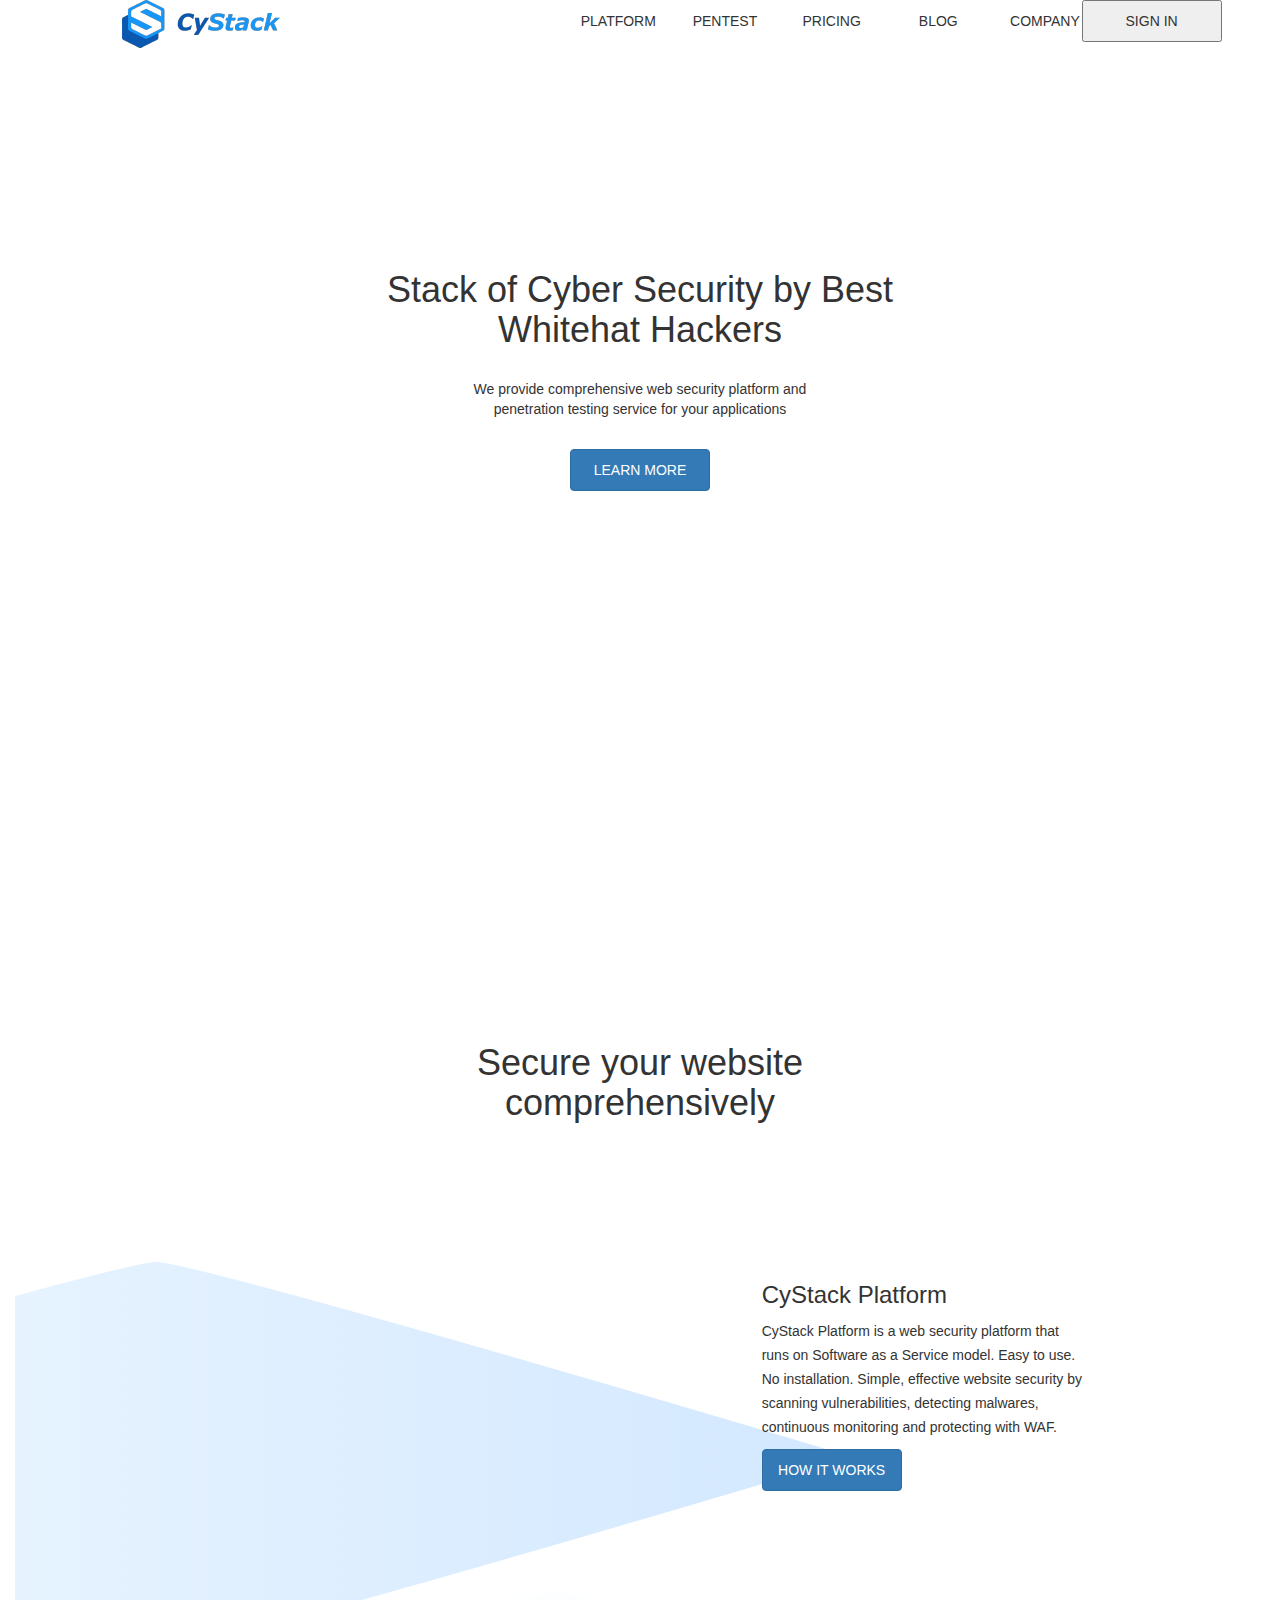
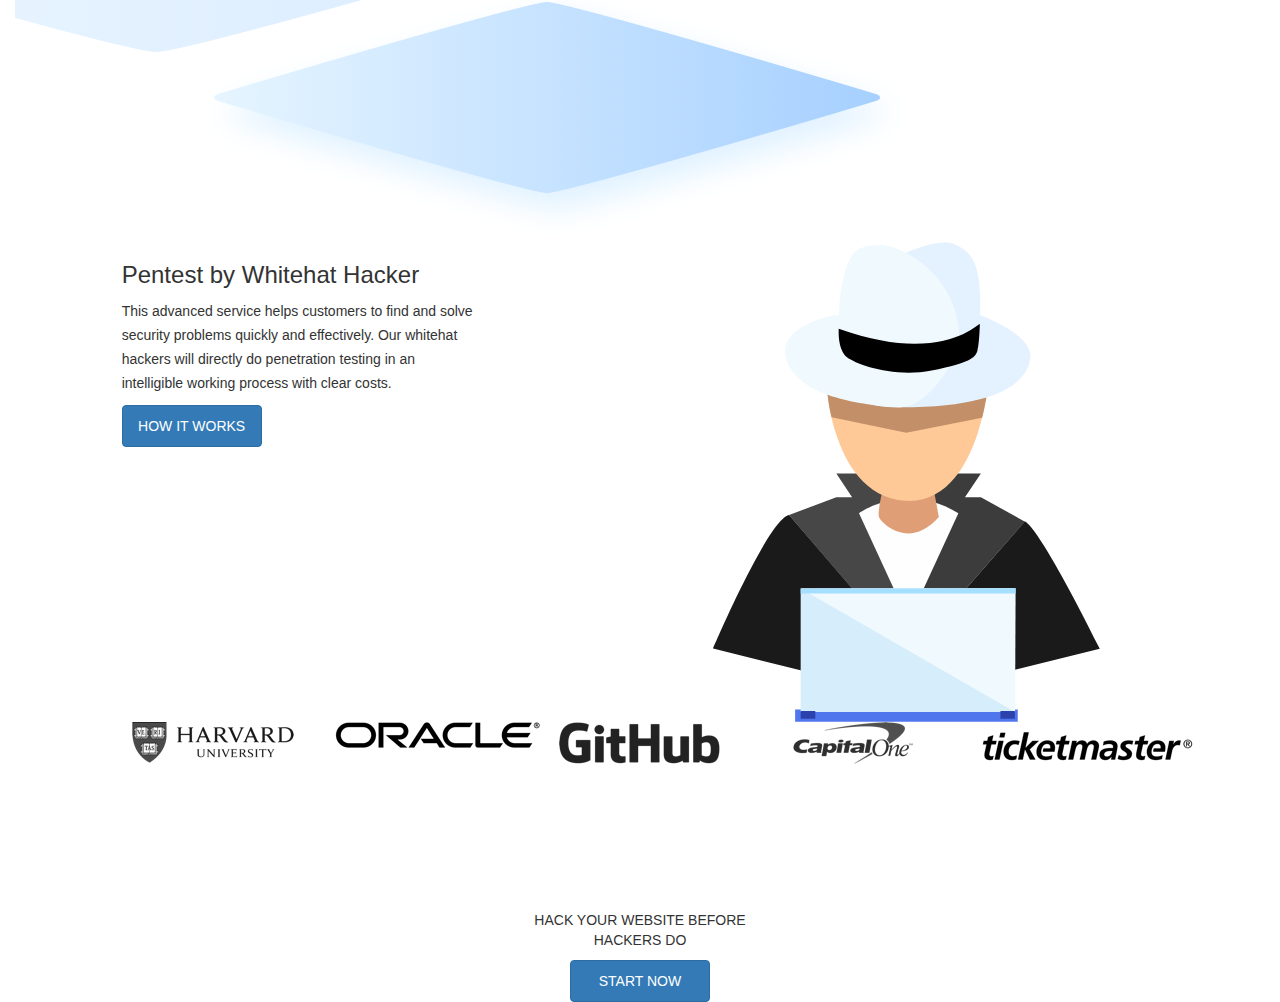
<file: project/index.html>
<!DOCTYPE html>
<html lang="en">
<head>
	<meta charset="UTF-8">
	<meta name="viewport" content="width=device-width, initial-scale=1, shrink-to-fit=no">

	<title>CyStack first project</title>
	<!-- Latest compiled and minified CSS -->
	<link rel="stylesheet" href="https://maxcdn.bootstrapcdn.com/bootstrap/3.3.7/css/bootstrap.min.css">
	<link rel="stylesheet" href="css/style.css">
	
</head>

<body>
	<div class="nav">
		<div class="container-fluid">
			<div class="row">
				<div class="col-lg-1"></div>
				<div class="col-lg-4">
					<img src="img_svg/logo.png" alt="">
				</div>

				<div class="col-lg-1" >
					<button id="platform">
						PLATFORM
					</button>
				</div>

				<div class="col-lg-1" >
					<button id="pentest">
						PENTEST
					</button>
				</div>

				<div class="col-lg-1" >
					<button id="pricing">
						PRICING
					</button>
				</div>

				<div class="col-lg-1" >
					<button id="blog">
						BLOG
					</button>
				</div>

				<div class="col-lg-1" >
					<button id="company">
						COMPANY
					</button>
				</div>

				<div class="col-lg-1">
					<button>
						SIGN IN
					</button>
				</div>

				<div class="col-lg-1"></div>
			</div>
		</div>
	</div>

	<!-- Main part -->

	<div class="main">
		<div class="header">
			<h1 id="intro-1">
				Stack of Cyber Security by Best </br>
				Whitehat Hackers
			</h1>
		
			<p id="intro-para">
				We provide comprehensive web security platform and</br>penetration testing service for your applications
			</p>
		
			<button type="button" id="learn-more-button" class="btn btn-primary">LEARN MORE</button>
		</div>

		<div class="content">
			<h1 id="header_of_content">Secure your website</br>comprehensively</h1>
			
			<div class="container-fluid">
				<div class="row">
					<div class="col-lg-7">
						<img id="bg_small" src="img_svg/bg_small.png" alt="">
					</div>
					
					<div class="col-lg-4" style="text-align: left;">
						<h3>CyStack Platform</h3>
						<p>
							CyStack Platform is a web security platform that</br>runs
							on Software as a Service model. Easy to use.</br>No installation.
							Simple, effective website security by</br>scanning vulnerabilities, detecting malwares,</br>continuous monitoring and protecting with WAF.
						</p>
						
						<div>
							<button class="btn btn-primary">
								HOW IT WORKS
							</button>
						</div>

					</div>

					<div class="col-lg-1">
						
					</div>
				</div>
			</div>

			<div class="container-fluid">
				<div class="row">
					<div class="col-lg-1">
						
					</div>

					<div class="col-lg-4" style="text-align: left;">
						<h3>Pentest by Whitehat Hacker</h3>
						<p>
							This advanced service helps customers to find and
							solve</br>security problems quickly and effectively. Our
							whitehat</br>hackers will directly do penetration testing in
							an</br>intelligible working process with clear costs.
						</p>

						<button class="btn btn-primary">
								HOW IT WORKS
						</button>
					</div>

					<div class="col=lg-7">
						<img src="img_svg/hacker.svg" alt="">
					</div>
				</div>
			</div>
			
			<!-- Logos -->
			<div class="container-fluid">
				<div class="row">
					<div class="col-lg-1"></div>
					<div class="col-lg-2">
						<img src="img_svg/logo_1_active.png" alt="">
					</div>
					<div class="col-lg-2">
						<img src="img_svg/logo_2_active.png" alt="">
					</div>
					<div class="col-lg-2">
						<img src="img_svg/logo_3_active.png" alt="">
					</div>
					<div class="col-lg-2">
						<img src="img_svg/logo_4_active.png" alt="">
					</div>
					<div class="col-lg-2">
						<img src="img_svg/logo_5_active.png" alt="">
					</div>
					<div class="col-lg-1"></div>
					
				</div>
			</div>

			<div id="encouragement">
				<p>HACK YOUR WEBSITE BEFORE</br>HACKERS DO</p>
					<button class="btn btn-primary">
							START NOW
					</button>
			</div>

		</div>

		<footer>
			
		</footer>
	</div>
</body>
	<!-- jQuery library -->
<script src="https://ajax.googleapis.com/ajax/libs/jquery/3.3.1/jquery.min.js"></script>

<!-- Latest compiled JavaScript -->
<script src="https://maxcdn.bootstrapcdn.com/bootstrap/3.3.7/js/bootstrap.min.js"></script>
	
</html>
</file>
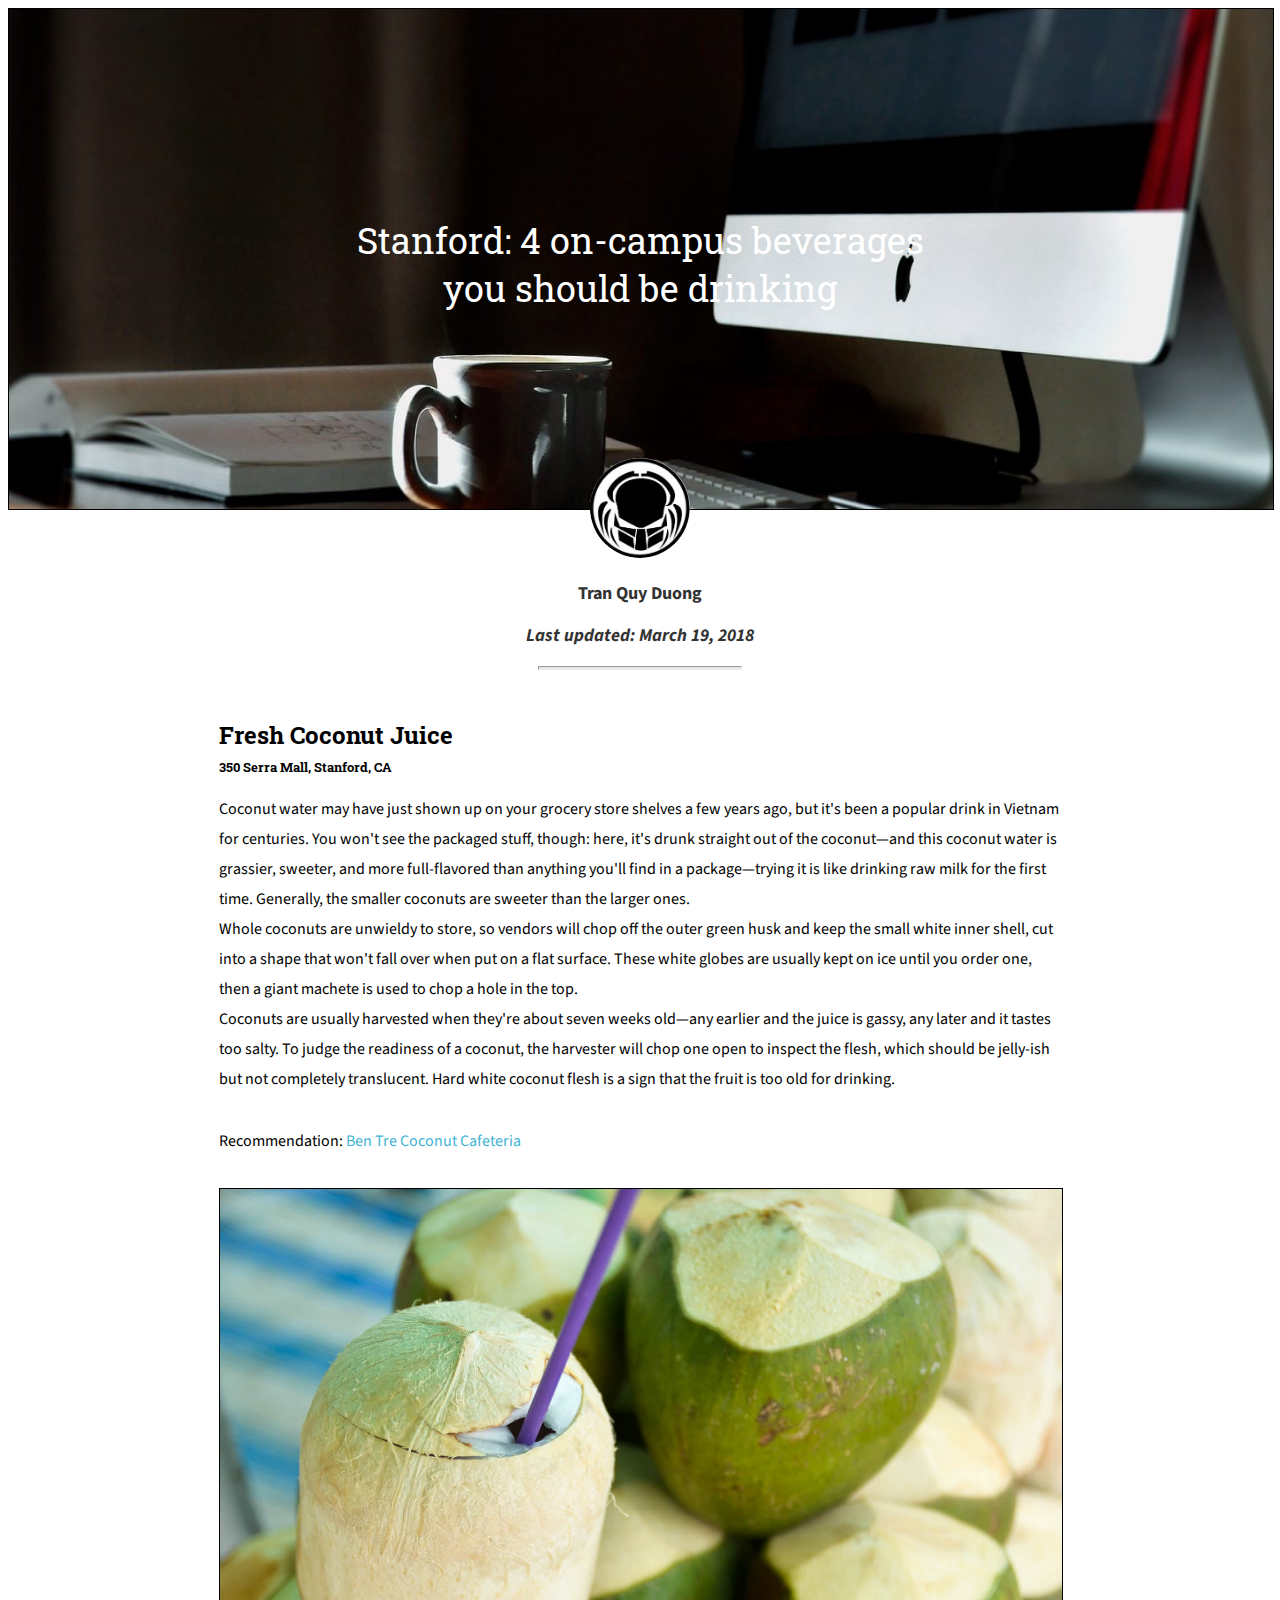
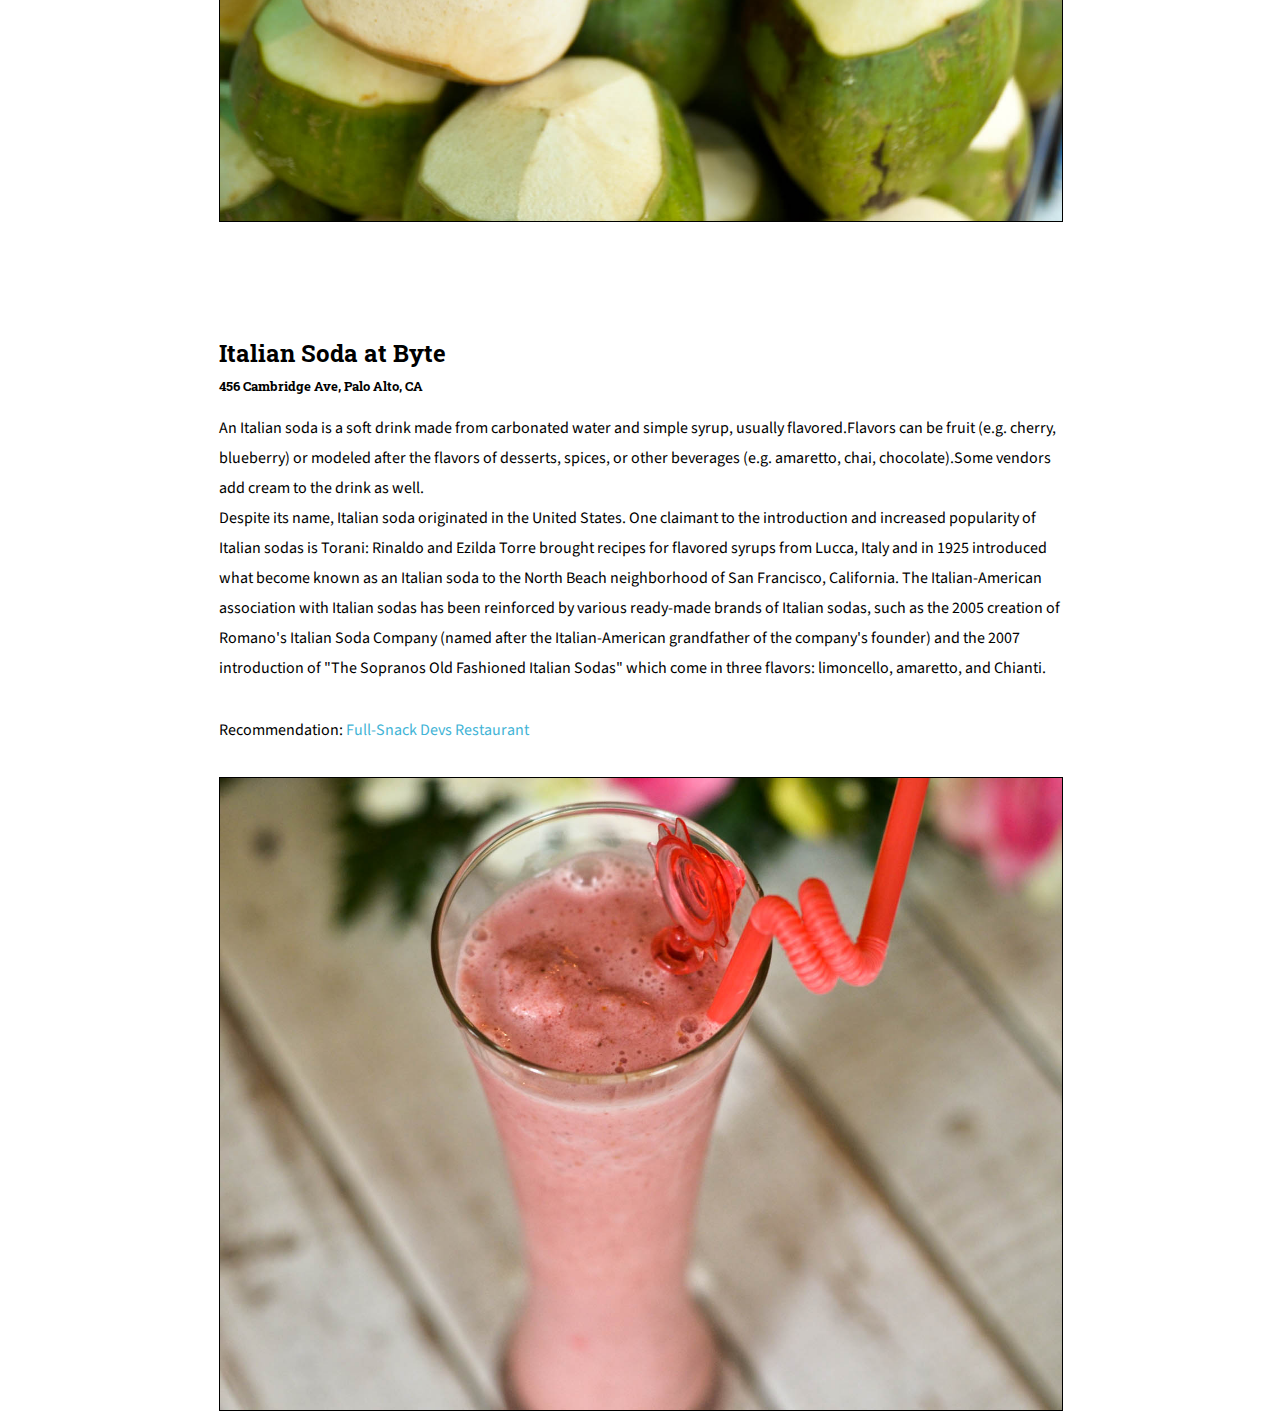
<file: week1/index.html>
<!DOCTYPE html>
<html lang="en">
<head>
	<link href="https://fonts.googleapis.com/css?family=Roboto+Slab" rel="stylesheet">
	<link href="https://fonts.googleapis.com/css?family=Source+Sans+Pro" rel="stylesheet">
	<meta charset="UTF-8">
	<title> Best Average of Europe </title>
	<link rel="stylesheet" href="css/main.css">

</head>
<body>
	<div class="container">
		<img id="header_image" src="images/laptop_and_coffee.jpg" alt="image">
	
		<div class="center">
			<header> Stanford: 4 on-campus beverages you should be drinking
			</header>
		</div>
	</div>
	
	<div class="profile">
		<img id="avatar" src="images/predator.jpg" alt="avatar">
		<section class="info">
			<p>Tran Quy Duong</p>
			<p id="date">Last updated: March 19, 2018</p>
			<hr/>
		<section>
	</div>


	<div class="menu">

		<div class="heading-1">
			<h2>Fresh Coconut Juice</h2>
			<h5>350 Serra Mall, Stanford, CA</h5>
		</div>

		<div id="content-1">
		<p id="para_1">
			Coconut water may have just shown up on your grocery store shelves a few years ago, but it's been a popular drink in Vietnam for centuries. You won't see the packaged stuff, though: here, it's drunk straight out of the coconut—and this coconut water is grassier, sweeter, and more full-flavored than anything you'll find in a package—trying it is like drinking raw milk for the first time. Generally, the smaller coconuts are sweeter than the larger ones. <br/>

			Whole coconuts are unwieldy to store, so vendors will chop off the outer green husk and keep the small white inner shell, cut into a shape that won't fall over when put on a flat surface. These white globes are usually kept on ice until you order one, then a giant machete is used to chop a hole in the top. <br/>

			Coconuts are usually harvested when they're about seven weeks old—any earlier and the juice is gassy, any later and it tastes too salty. To judge the readiness of a coconut, the harvester will chop one open to inspect the flesh, which should be jelly-ish but not completely translucent. Hard white coconut flesh is a sign that the fruit is too old for drinking. <br/>
			
		</p>

			<p id="recommend">Recommendation: <a href="https://www.seriouseats.com/2014/08/vietnam-travel-drinks-to-seek-out-ice-safety-fresh-coconut-coffee-sugar-cane-juice.html">Ben Tre Coconut Cafeteria</a></p>

			<div>
				<img id="img_1" src="images/coconut_juice.jpg" alt="coconut_juice">
			</div>
			<!-- End content-1 -->
		</div>
		
		<div class="heading-2">
			<h2>Italian Soda at Byte</h2>
			<h5>456 Cambridge Ave, Palo Alto, CA</h5>
		</div>

		<div id="content-2">
		<p id="para_2">
			An Italian soda is a soft drink made from carbonated water and simple syrup, usually flavored.Flavors can be fruit (e.g. cherry, blueberry) or modeled after the flavors of desserts, spices, or other beverages (e.g. amaretto, chai, chocolate).Some vendors add cream to the drink as well. <br/>

			Despite its name, Italian soda originated in the United States. One claimant to the introduction and increased popularity of Italian sodas is Torani: Rinaldo and Ezilda Torre brought recipes for flavored syrups from Lucca, Italy and in 1925 introduced what become known as an Italian soda to the North Beach neighborhood of San Francisco, California. The Italian-American association with Italian sodas has been reinforced by various ready-made brands of Italian sodas, such as the 2005 creation of Romano's Italian Soda Company (named after the Italian-American grandfather of the company's founder) and the 2007 introduction of "The Sopranos Old Fashioned Italian Sodas" which come in three flavors: limoncello, amaretto, and Chianti. <br/>
			
			</p>

			<p id="recommend">Recommendation: <a href="https://www.seriouseats.com/2014/08/vietnam-travel-drinks-to-seek-out-ice-safety-fresh-coconut-coffee-sugar-cane-juice.html">Full-Snack Devs Restaurant</a></p>

			<div>
				<img id="img_2" src="images/italian_soda.jpg" alt="italian_soda">
			</div>

		</div>
	</div>
</body>
</file>
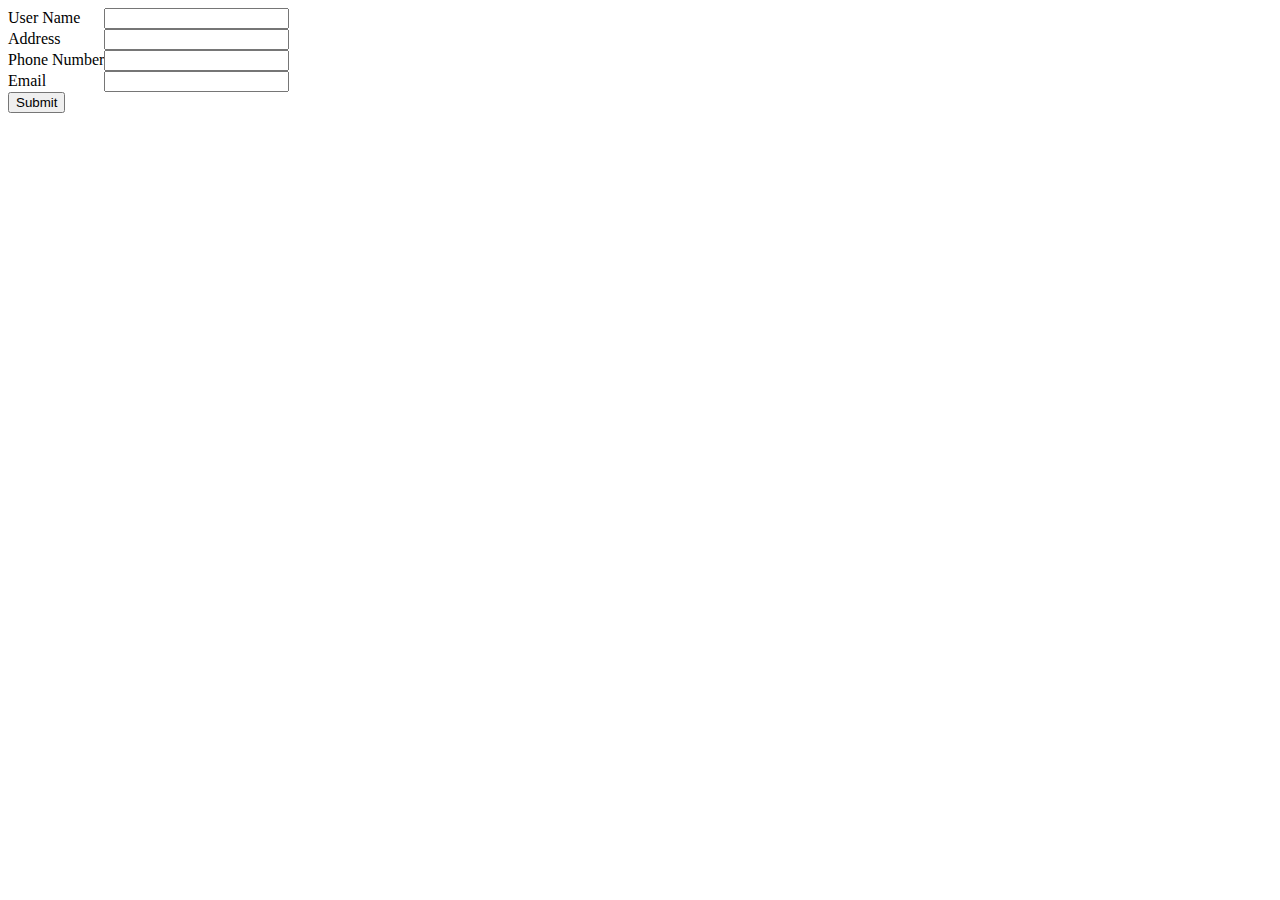
<file: week2/index.html>
<!DOCTYPE html>
<html lang="en">
<head>
	<meta charset="UTF-8">
	<title>Sign-in Udacity</title>
	<link rel="stylesheet" href="main.css">

</head>
<body>
	<div class="main_form">
	<form method="post" onsubmit="return email_validated() && phone_validated()">
    <p>
        <label for="a">User Name</label>
        <input id="user_name" type="text">
    </p>
    
    <p>
        <label for="b">Address</label>
        <input id="user_address" type="text">
    </p>
	
    <p>
    	<label for="c">Phone Number</label>
    	<input id="user_phone">
    </p>
    <p id="error_phone"></p>

    <p>
    	<label for="d">Email</label>
    	<input id="user_email">
    </p>
    <p id="error_email"></p>

    <input type="submit" value="Submit">
</form>
</div>
</body>
<script type="text/javascript" src="validate.js"></script>
</html>
</file>
<file: project/css/style.css>
.main {
	text-align: center;
	margin-top: 17.1875%;
}

}
.header {
	max-height: 991.98px;
	margin: auto;

}

.footer {
	margin: auto;
}

.content {
	margin-top: 552px;
}

.col-lg-4 {
	line-height: 24px;
}



button {
	width: 10em;
	height: 3em;
	margin: auto;
	display: block;
}

#logo {
	padding-left: 13.28%;
}

#intro-1 {
	margin-bottom: 30px;
}

#intro-para {
	margin-bottom: 30px;
}

#header_of_content {
	margin-bottom: 140px;
}
#encouragement {
	margin-top: 140px;
}

#platform, #pentest, #pricing, #blog, #company {
	border: none;
	background: none;
}
</file>
<file: week1/css/main.css>
.container {
	font-family: "Roboto Slab", serif;
	font-size:   36px;
	font-weight: normal;
	color:  white;
	text-align:  center;
	position:   relative;
}

#header_image {
	height: 500px;
	width:  100%;
	border: 1px solid black;
}

.center {
	position:  absolute;
	top:       50%;
	left:      50%;
	transform: translate(-50%, -50%);
	max-width: 780px;
}

.profile {
	text-align: center;
}

#avatar {
	width:         100px;
	height:        100px;
	border-radius: 50%;
	position:      relative;
	top:           -62px;
	margin-bottom: -60px;
}

.info
{
	font-family: "Source Sans Pro", sans serif;
	font-size: 18px;
	font-weight: bold;
	color: rgb(51, 51, 51);
	line-height: 24px;
}

#date
{
	font-style: italic;
}

hr {
    display: block;
    height: 2px;
 	width: 16%;
    margin-top: 10px;
    background-color: #e6e6e6;
}

.menu
{
	margin: 0 auto;
	width: 66.67%;
	padding-top:    0px;
	padding-right:  40px;
	padding-bottom: 0px;
	padding-left:   40px;
	border: 0px solid black;
}

.menu
{
	margin-top: 60px;
}

.heading-1
{
	margin-bottom: 20px;
}

h2, h5
{
	font-family: "Roboto Slab", sans serif;
}

.heading-1, .heading-2
{
	line-height: 10px;
}

#content-1, #content-2
{
	font-family: "Source Sans Pro", sans serif;
}

.heading-2
{
	margin-top:     120px;
	margin-bottom:   20px;
}

#recommend
{
	padding-top:    20px;
	padding-bottom: 20px;
}

#para_1, #para_2
{
	line-height: 30px;
}

#img_1, #img_2
{
	max-width: 100%;
	border: 1px solid black;
}

a {
	text-decoration: none;
	color: #42b4d6;
}

a:hover
{
	text-decoration: underline;
}
</file>
<file: week2/main.css>
/* Align form */

form  { display: table;      }
p     { display: table-row;  }
label { display: table-cell; }
input { display: table-cell; }
</file>
